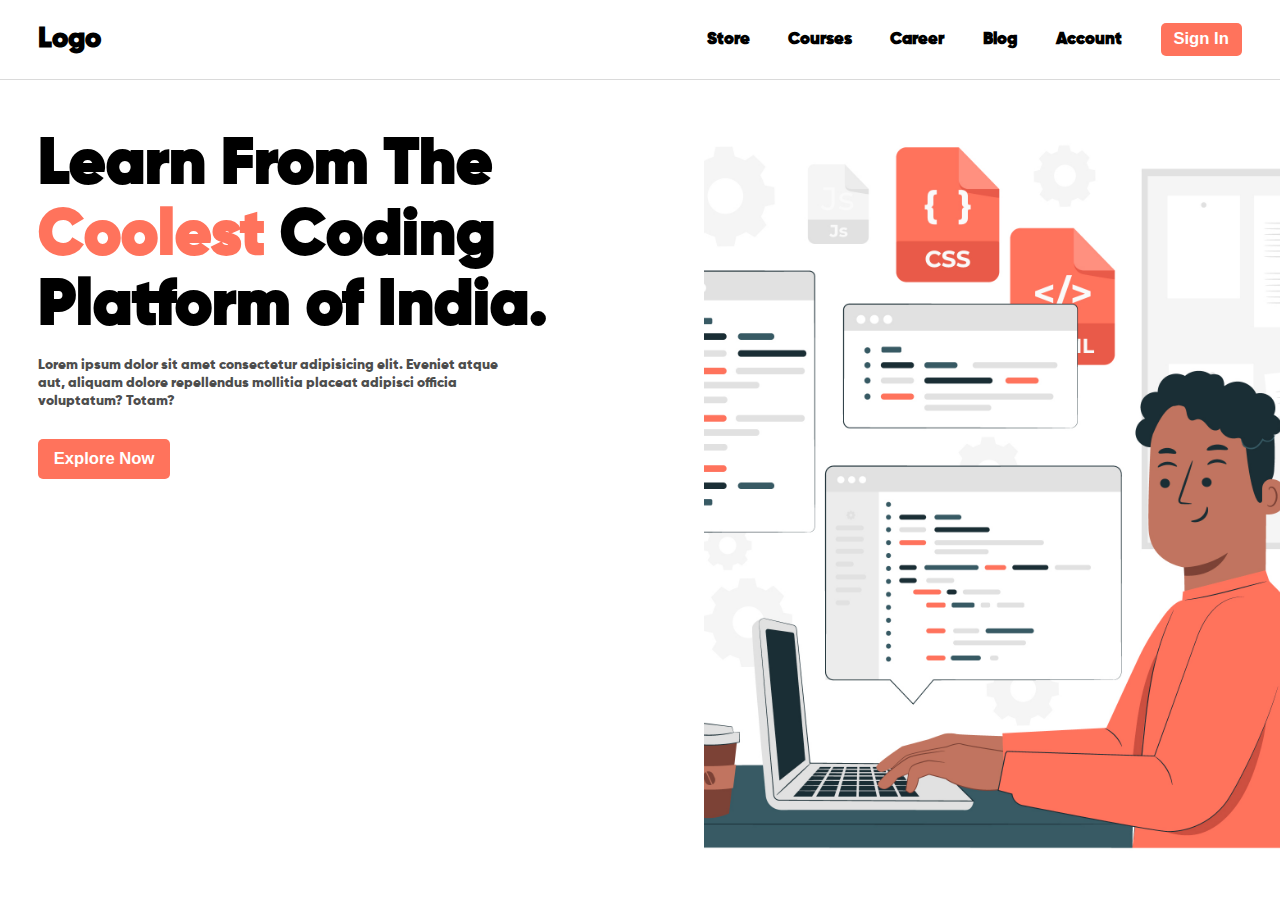
<file: Responsive-Web-Development/index.html>
<!DOCTYPE html>
<html lang="en">
<head>
    <meta charset="UTF-8">
    <meta name="viewport" content="width=device-width, initial-scale=1.0">
    <title>Document</title>
    <link rel="stylesheet" href="style.css">
</head>
<body>
    <div id="main">
        <nav>
            <h1 id="logo"><a href="./index.html">Logo</a></h1>
            <div id="nav-part2">
                <h1>Store</h1>
                <h1>Courses</h1>
                <h1>Career</h1>
                <h1>Blog</h1>
                <h1>Account</h1>
                <button>Sign In</button>
                <img src="./img/menu-line.png" alt="">
            </div>
        </nav>
        <div id="nav-mobile">
            <h1>Store</h1>
            <h1>Courses</h1>
            <h1>Career</h1>
            <h1>Blog</h1>
            <h1>Account</h1>
            <h1>Sign In</h1>
        </div>
        <div id="content">
            <div id="left">
                <h1>Learn From The <span>Coolest</span> Coding Platform of India.</h1>
                <p>Lorem ipsum dolor sit amet consectetur adipisicing elit. Eveniet atque aut, aliquam dolore repellendus mollitia placeat adipisci officia voluptatum? Totam?</p>
                <a href="./index.html"><button>Explore Now</button></a>
            </div>
            <div id="right">
                <img src="./img/coding-boy.jpg" alt="">
            </div>
        </div>
    </div>

    <script src="https://cdnjs.cloudflare.com/ajax/libs/gsap/3.12.4/gsap.min.js" integrity="sha512-EZI2cBcGPnmR89wTgVnN3602Yyi7muWo8y1B3a8WmIv1J9tYG+udH4LvmYjLiGp37yHB7FfaPBo8ly178m9g4Q==" crossorigin="anonymous" referrerpolicy="no-referrer"></script>
    <script src="script.js"></script>
</body>
</html>
</file>
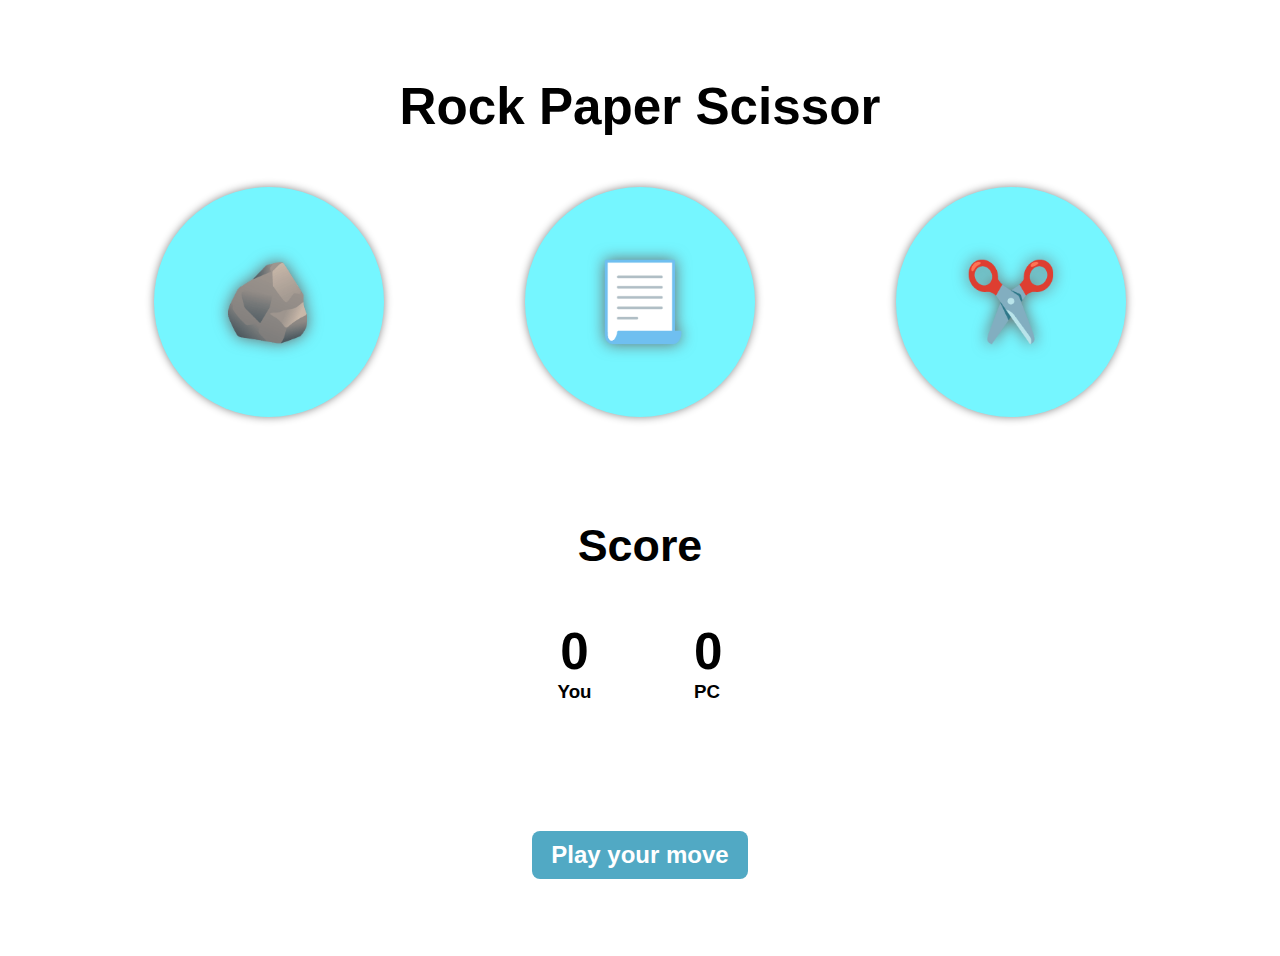
<file: Stone Paper Scissors Game/index.html>
<!DOCTYPE html>
<html lang="en">
<head>
    <meta charset="UTF-8">
    <meta name="viewport" content="width=device-width, initial-scale=1.0">
    <title>Stone Paper Scissors Game</title>
    <link rel="stylesheet" href="style.css">
</head>
<body>
    
    <div id="main">
        <h1>Rock Paper Scissor</h1>
        <div id="icons">
            <div class="circles">
                <h2>🪨</h2>
            </div>
            <div class="circles">
                <h2>📃</h2>
            </div>
            <div class="circles">
                <h2>✂️</h2>
            </div>
        </div>
        <h2 id="score">Score</h2>
        <div id="win-score">
            <div id="you">
                <h1>0</h1>
                <h3>You</h3>
            </div>
            <div id="comp">
                <h1>0</h1>
                <h3>PC</h3>
            </div>
        </div>
        <div id="win-label">
            <h2>Play your move</h2>
        </div>
    </div>

    <script src="script.js"></script>
</body>
</html>
</file>
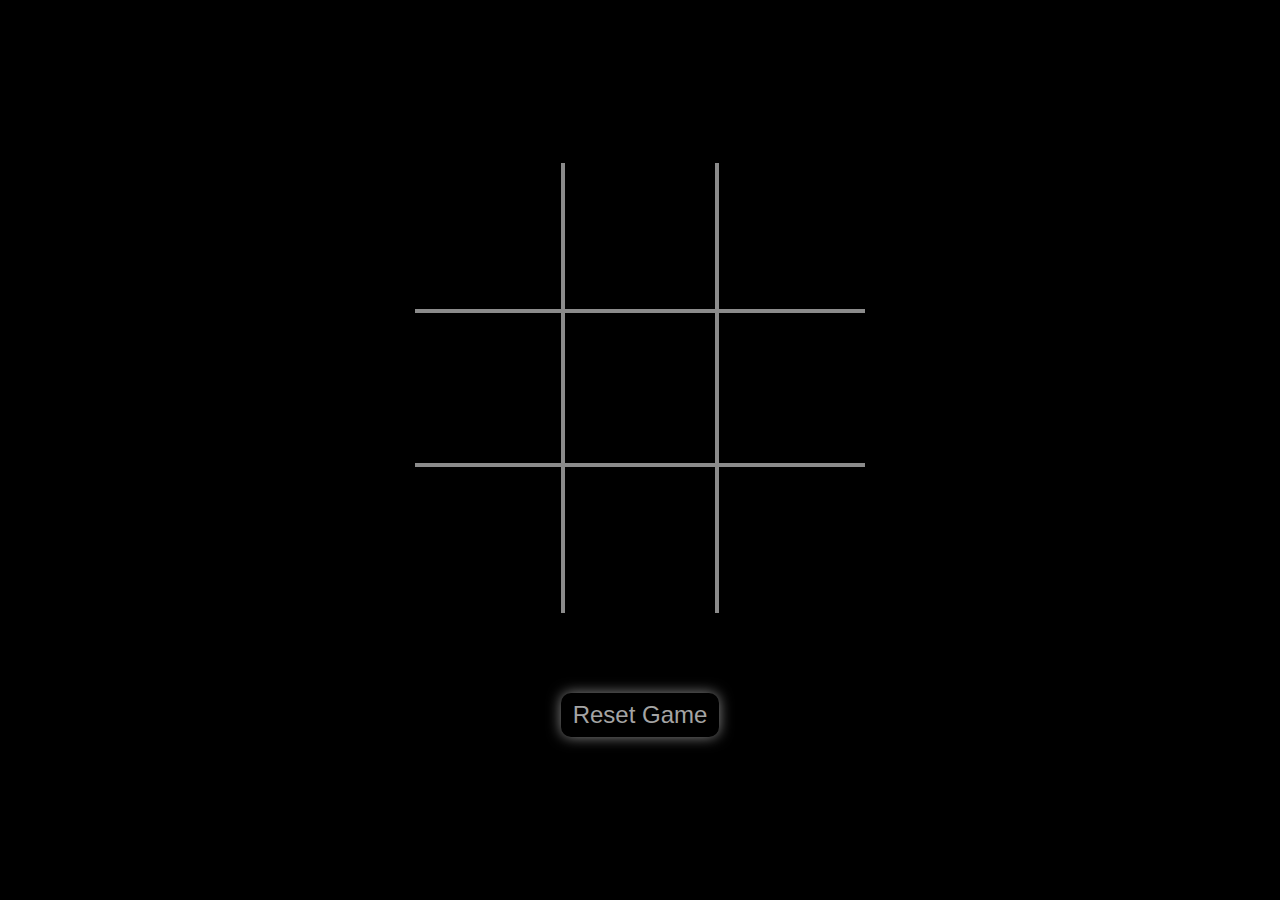
<file: Tic-Tac-Toe-Game/index.html>
<!DOCTYPE html>
<html lang="en">
<head>
    <meta charset="UTF-8">
    <meta name="viewport" content="width=device-width, initial-scale=1.0">
    <title>Tic Tac Toe Game</title>
    <link rel="stylesheet" href="style.css">
</head>
<body>

     <div id="main">
        <div id="game">
            <div id="win-banner">
                <h1>WIN</h1>
            </div>
            <div id="row-1">
                <button class="box"></button>
                <button class="box"></button>
                <button class="box"></button>
            </div>
            <div id="row-2">
                <button class="box"></button>
                <button class="box"></button>
                <button class="box"></button>
            </div>
            <div id="row-3">
                <button class="box"></button>
                <button class="box"></button>
                <button class="box"></button>
            </div>
        </div>
        <div id="reset">
            <button>Reset Game</button>
        </div>
     </div>
    
    <script src="script.js"></script>
</body>
</html>
</file>
<file: Responsive-Web-Development/style.css>
@font-face {
    font-family: Gilroy-Black;
    src: url(./fonts/Gilroy-Black.ttf);
}

* {
    padding: 0;
    margin: 0;
    box-sizing: border-box;
}

html, body {
    height: 100%;
    width: 100%;
    font-family: Gilroy-Black;
}

#main {
    height: 100%;
    width: 100%;
    position: relative;
}

nav {
    height: 80px;
    width: 100%;
    display: flex;
    align-items: center;
    justify-content: space-between;
    padding: 0px 3vw;
    border-bottom: 1px solid #dadada;
}

#logo {
    font-size: 2.2vw;
}

#logo a{
    text-decoration: none;
    color: #000;
}

#nav-part2 {
    height: 60%;
    display: flex;
    align-items: center;
    justify-content: center;
    gap: 3vw;
}

#nav-part2 h1 {
    font-size: 1.3vw;
}

#nav-part2 button {
    padding: .5vw 1vw;
    font-size: 1.3vw;
    font-weight: 600;
    color: #fff;
    background-color: #ff735c;
    border: none;
    border-radius: 5px;
}

#nav-part2 img {
    display: none;
}

#content {
    height: calc(100% - 80px);
    width: 100%;
    /* background-color: bisque; */
    position: relative;
    display: flex;
}

#left {
    height: 100%;
    width: 55%;
    /* background-color: crimson; */
    padding: 4vw 3vw;
}

#right {
    height: 100%;
    width: 45%;
    /* background-color: royalblue; */
    margin-top: 1vw;
}

#left h1 {
    font-size: 5vmax;
    line-height: 5.5vmax;
    margin-bottom: 1.1vmax;
}

#left h1 span {
    color: #ff735c;
}

#left p {
    width: 75%;
    color: #252525cf;
    font-size: 1.1vw;
    margin-bottom: 2.2vw;
}

#left button {
    font-size: 1.3vw;
    font-weight: 900;
    padding: .8vw 1.2vw;
    border: none;
    border-radius: 5px;
    background-color: #ff735c;
    color: #fff;
}

#right img {
    height: 100%;
    width: 100%;
    object-fit: cover;
}

#nav-mobile {
    transform: translateY(-500%);
    height: 70%;
    width: 100%;
    z-index: 98;
    position: absolute;
    background-color: #ff735c;
    display: flex;
    flex-direction: column;
    align-items: center;
    gap: 6vw;
    padding: 12vw 6vw;
    margin-top: 15vw;
    box-shadow: 0 6px 20px #000;
}

#nav-mobile h1 {
    color: #fff;
    font-weight: 100;
}

#nav-mobile h1:nth-child(6){
    text-decoration: underline;
}


@media (max-width:600px) {
    nav {
        padding: 0 6vw;
        height: 60px;
        background-color: #ff735c;
        border: none;
        position: absolute;
        z-index: 111;
    }

    #logo {
        font-size: 5.5vw;
        font-weight: 100;
        filter: invert();
    }

    #nav-part2 h1 {
        display: none;
    }

    #nav-part2 button {
        display: none;
    }

    #nav-part2 img {
        display: block;
        filter: invert();
    }

    #content {
        height: calc(100% - 60px);
        flex-direction: column;
    }

    #left {
        width: 100%;
        height: 45%;
        padding: 4vw 6vw;
        margin-top: 60px;
    }

    #left h1 {
        font-size: 10vw;
        font-weight: 100;
        margin-top: 2vw;
    }

    #left p {
        font-size: 3.2vw;
        width: 95%;
        margin-top: 4vw;
    }

    #left button {
        font-size: 5vw;
        font-weight: 600;
        padding: 3vw 5vw;
        margin-top: 4vw;
        border-radius: 3px;
    }
    
    #right {
        width: 100%;
        height: 55%;
    }

    #nav-mobile {
        transform: translateY(-120%);
    }
}
</file>
<file: Stone Paper Scissors Game/style.css>
* {
    padding: 0;
    margin: 0;
    box-sizing: border-box;
}

html, body {
    width: 100%;
    height: 100%;
    font-family: 'Franklin Gothic Medium', 'Arial Narrow', Arial, sans-serif;
}

#main {
    width: 100%;
    height: 100%;
    padding: 6vw;
}

#main h1 {
    font-size: 4vw;
    text-align: center;
}

#icons {
    width: 100%;
    display: flex;
    align-items: center;
    justify-content: space-between;
    /* background-color: bisque; */
    padding: 4vw 6vw;
}

.circles {
    width: 18vw;
    height: 18vw;
    background-color: rgb(117, 246, 255);
    display: flex;
    align-items: center;
    justify-content: center;
    border-radius: 50%;
    box-shadow: 0 0 8px #8a8a8a;
}

.circles h2 {
    font-size: 6vw;
    cursor: default;
    text-shadow: 0 0 15px #6b6b6b;
}

.circles:hover {
    box-shadow: 0 0 20px #6b6b6b;
}

#score {
    text-align: center;
    font-size: 3.5vw;
    margin-top: 4vw;
}

#win-score {
    width: 100%;
    /* background-color: royalblue; */
    display: flex;
    align-items: center;
    justify-content: center;
    gap: 8vw;
    padding: 4vw 0;
}

#win-label {
    display: flex;
    align-items: center;
    justify-content: center;
    padding: 6vw 0;
}

#win-label h2 {
    background-color: rgb(81, 169, 196);
    color: #fff;
    padding: .8vw 1.5vw;
    border-radius: 8px;
}
</file>
<file: Tic-Tac-Toe-Game/style.css>
* {
    padding: 0;
    margin: 0;
    box-sizing: border-box;
}

html, body {
    width: 100%;
    height: 100%;
    background-color: #000;
    color: #fff ;
}

#main {
    width: 100%;
    height: 100vh;
    display: flex;
    flex-direction: column;
    align-items: center;
    justify-content: center;
    gap: 80px;
}

#game {
    width: 450px;
    height: 450px;
}

#row-1 {
    width: 450px;
    height: 150px;
    display: flex;
    justify-content: space-evenly;
}

#row-2 {
    width: 450px;
    height: 150px;
    display: flex;
    justify-content: space-between;
}

#row-3 {
    width: 450px;
    height: 150px;
    display: flex;
    justify-content: space-between;
}

#row-1 button {
    width: 150px;
    height: 150px;
    font-size: 44px;
}

#row-2 button {
    width: 150px;
    height: 150px;
    font-size: 44px;
}

#row-3 button {
    width: 150px;
    height: 150px;
    font-size: 44px;
}

#game button {
    border: none;
    background-color: #000;
    color: hsl(0, 0%, 100%);
    text-shadow: 0 0 20px #b700ff;
}

#row-1 button:nth-child(1){
    border: none;
    border-right: 4px solid #8b8b8b;
    border-bottom: 4px solid #8b8b8b;
}

#row-1 button:nth-child(3){
    border: none;
    border-left: 4px solid #8b8b8b;
    border-bottom: 4px solid #8b8b8b;
}

#row-3 button:nth-child(1){
    border: none;
    border-right: 4px solid #8b8b8b;
    border-top: 4px solid #8b8b8b;
}

#row-3 button:nth-child(3){
    border: none;
    border-left: 4px solid #8b8b8b;
    border-top: 4px solid #8b8b8b;
}

#row-1 button:nth-child(2){
    border-bottom: 4px solid #8b8b8b;
}

#row-2 button:nth-child(1){
    border-right: 4px solid #8b8b8b;
}

#row-2 button:nth-child(3){
    border-left: 4px solid #8b8b8b;
}

#row-3 button:nth-child(2){
    border-top: 4px solid #8b8b8b;
}

#reset button{
    font-size: 24px;
    padding: 8px 12px;
    border-radius: 10px;
    border: none;
    box-shadow: 0 0 14px #8b8b8b;
    background-color: #000;
    color: #a4a4a4;
}

#reset button:hover{
    box-shadow: 0 0 20px #8b8b8b;
    color: #fff;
}

#game {
    position: relative;
}

#win-banner {
    position: absolute;
    top: 50%;
    left: 50%;
    transform: translate(-50%, -50%);
    height: 100%;
    width: 100%;
    text-align: center;
    display: flex;
    align-items: center;
    justify-content: center;
    background-color: #0000009a;
}

#win-banner h1 {
    font-size: 120px;
    /* text-shadow: 0 0 20px aqua;
    color: rgb(167, 255, 255); */
    text-shadow: 0 0 20px rgb(255, 40, 237);
    color: rgb(254, 238, 254);
    font-family:'Lucida Sans', 'Lucida Sans Regular', 'Lucida Grande', 'Lucida Sans Unicode', Geneva, Verdana, sans-serif ;
    font-style: italic;
}



@media (max-width:600px) {
    #game {
        width: 300px;
        height: 300px;
        /* background-color: aqua; */
    }
    
    #row-1 {
        width: 300px;
        height: 100px;
    }
    
    #row-2 {
        width: 300px;
        height: 100px;
    }
    
    #row-3 {
        width: 300px;
        height: 100px;
    }
    
    #row-1 button {
        width: 100px;
        height: 100px;
    }
    
    #row-2 button {
        width: 100px;
        height: 100px;
    }
    
    #row-3 button {
        width: 100px;
        height: 100px;
    }
    #reset button{
        color: #fff;
    }
    
}
</file>
